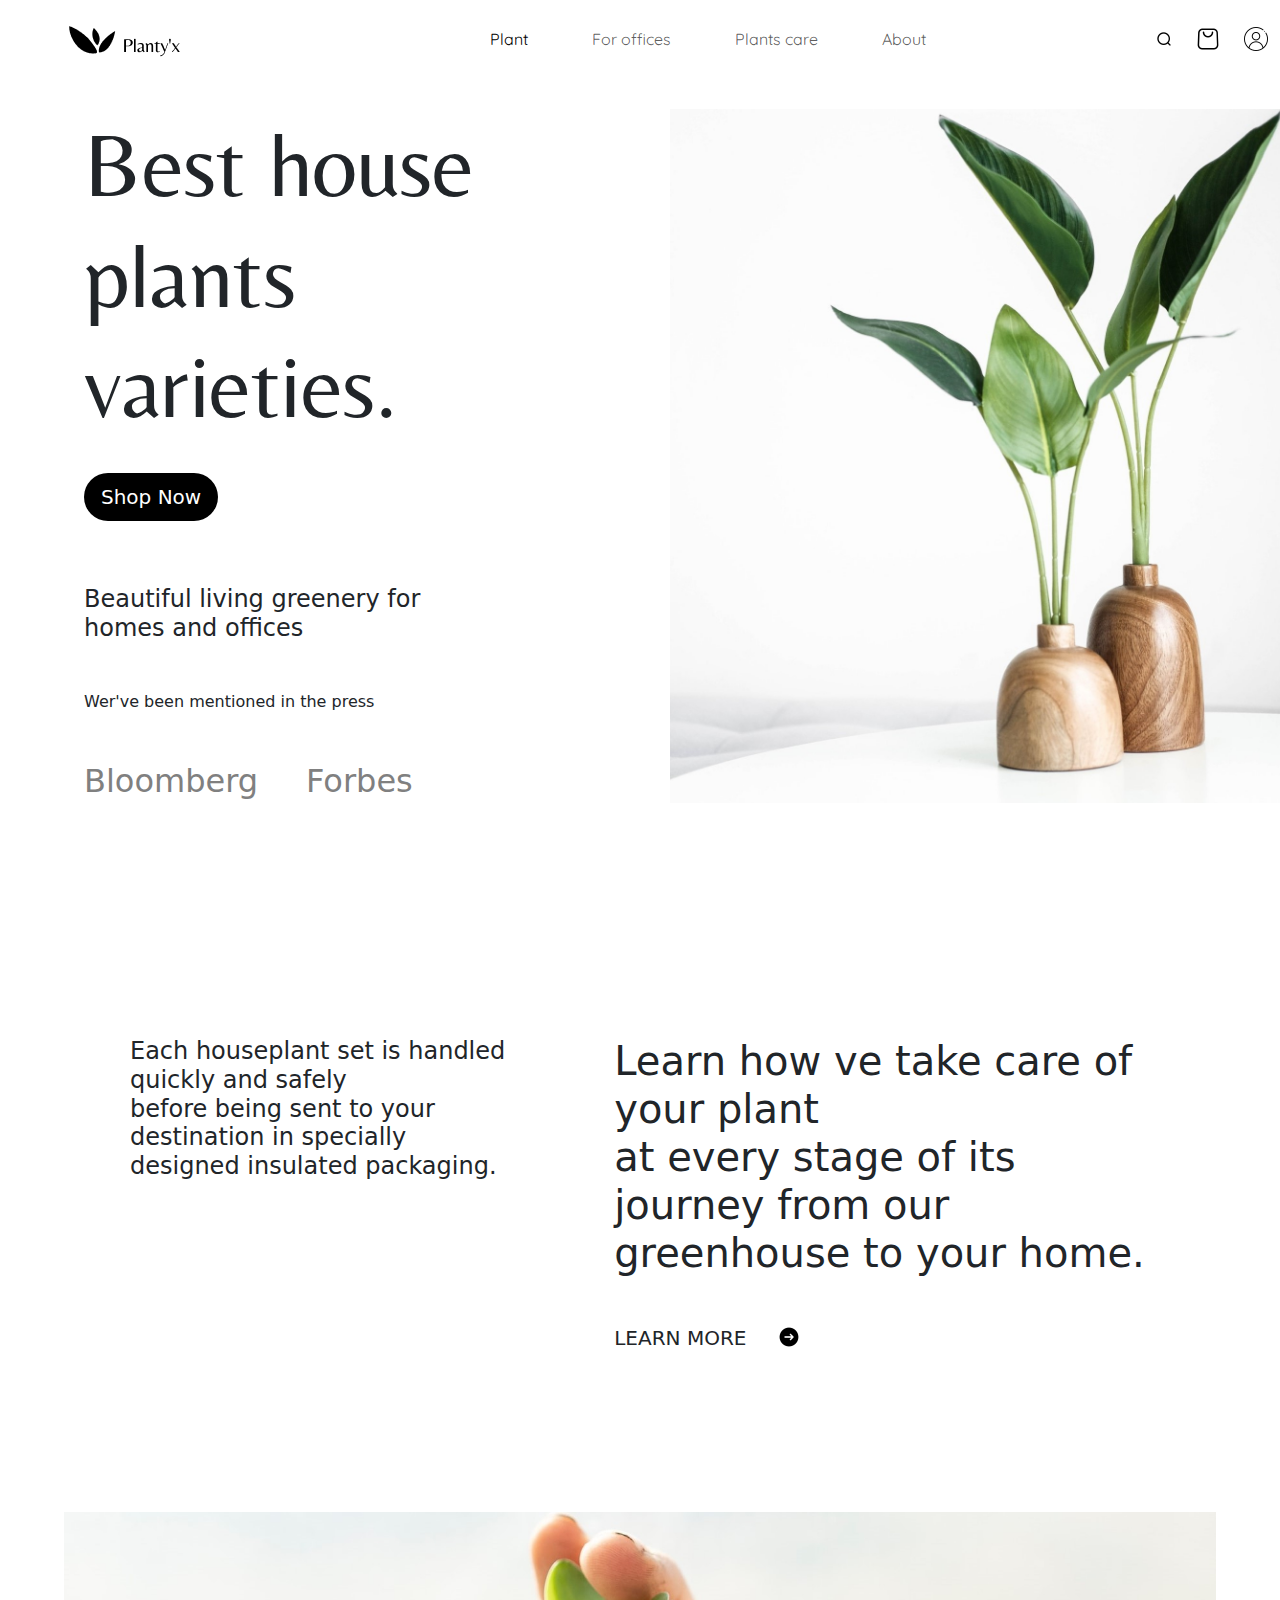
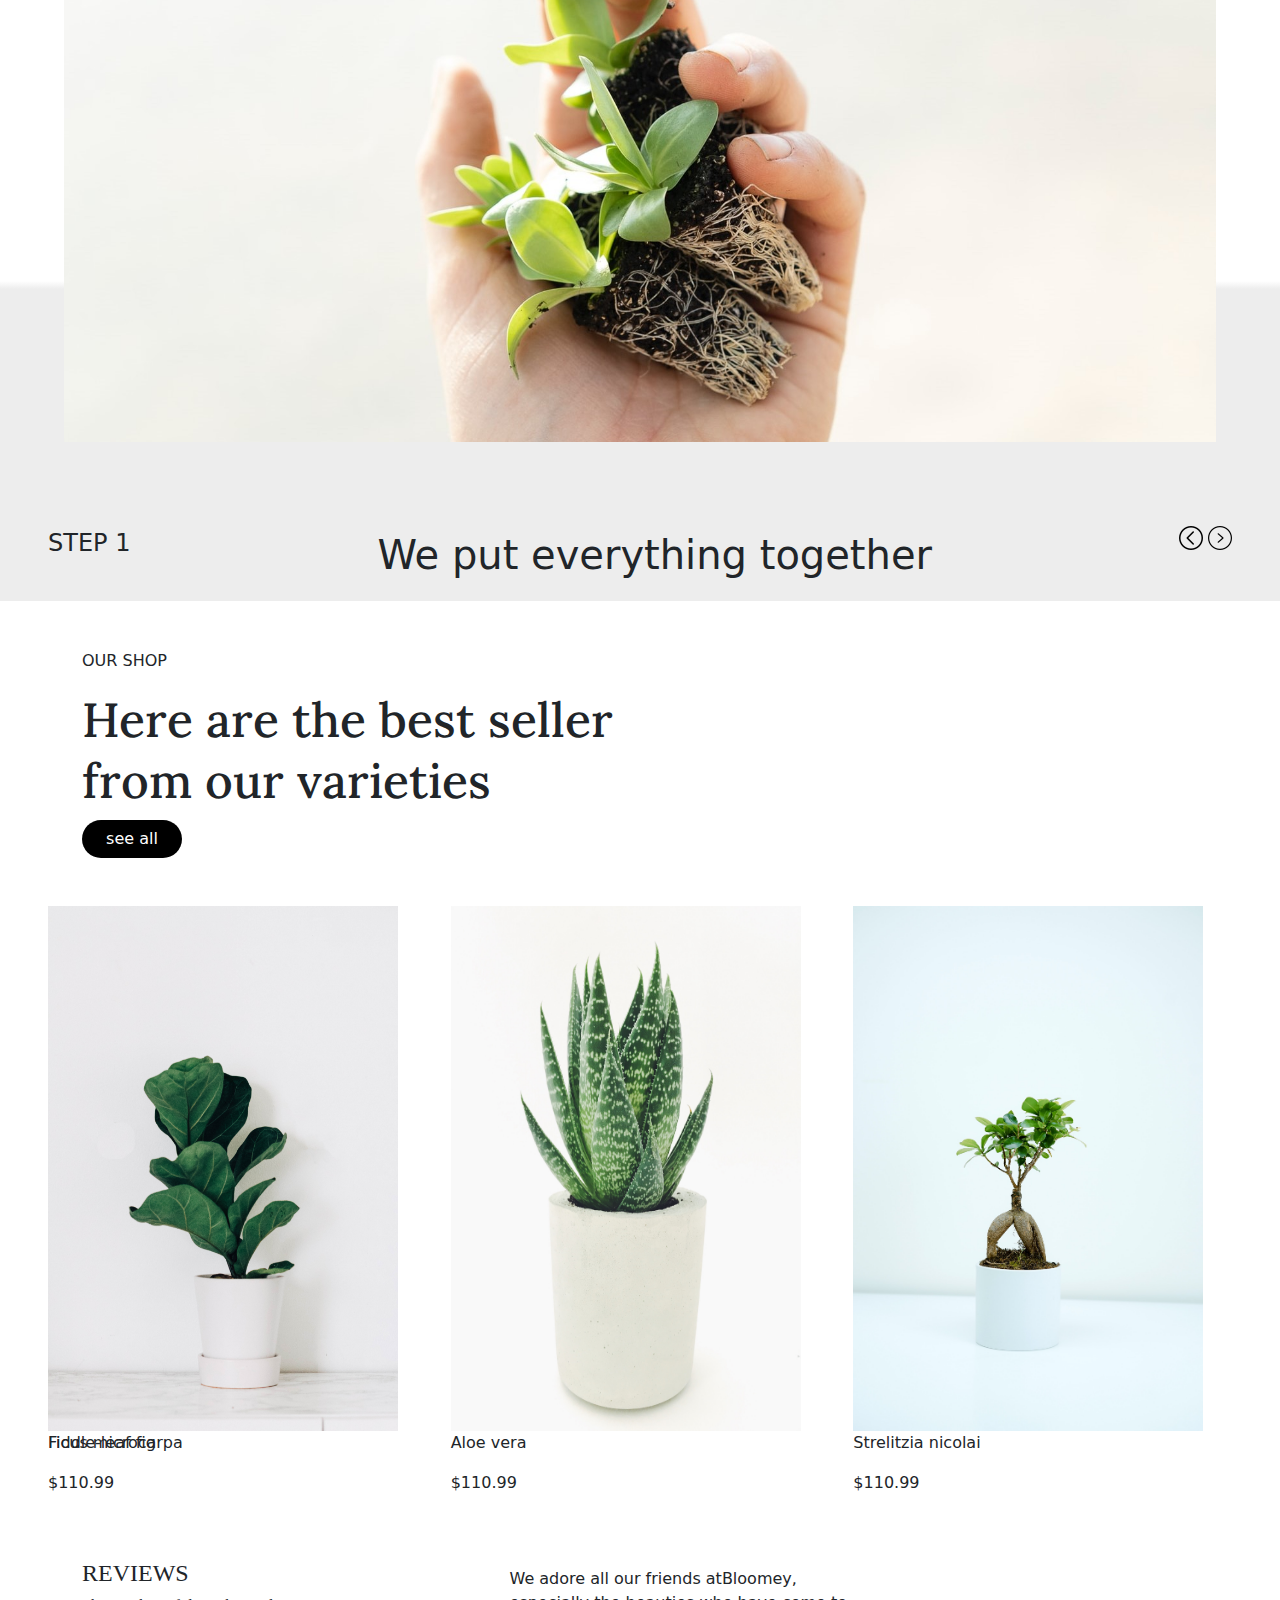
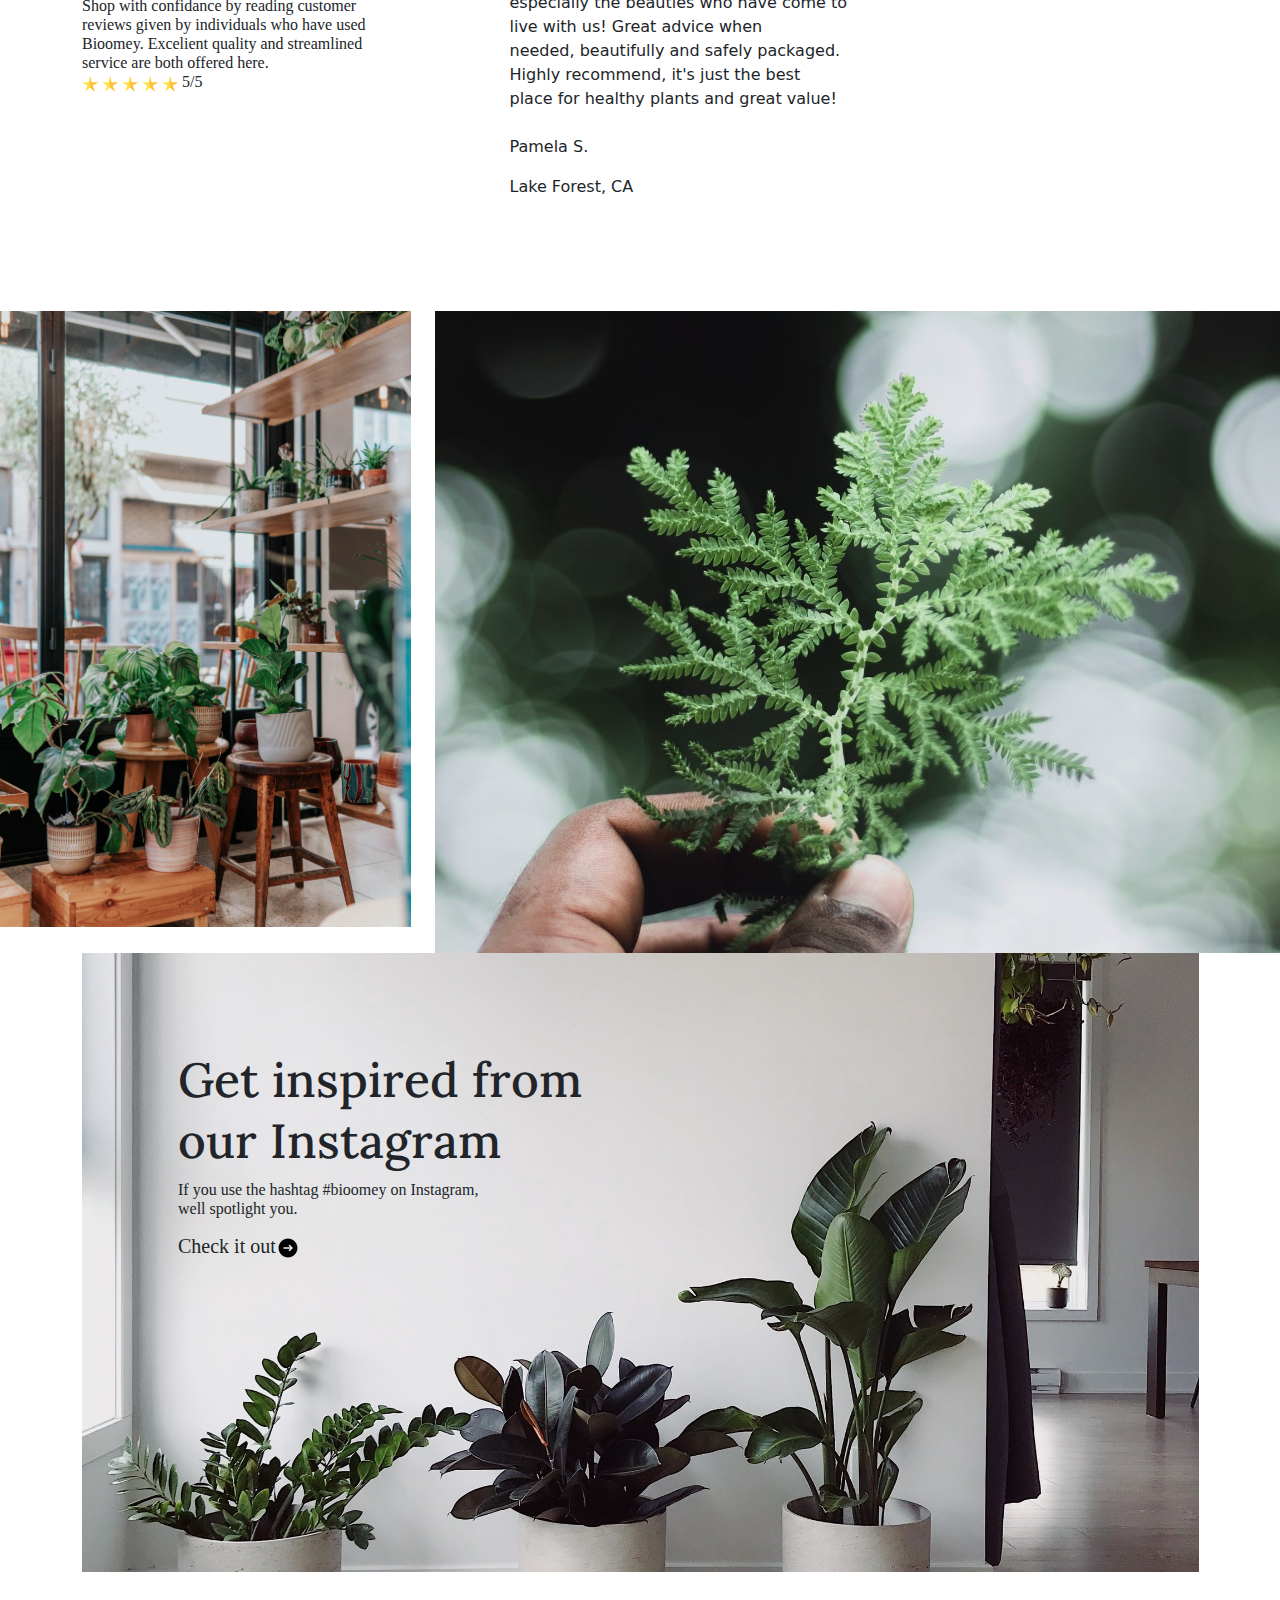
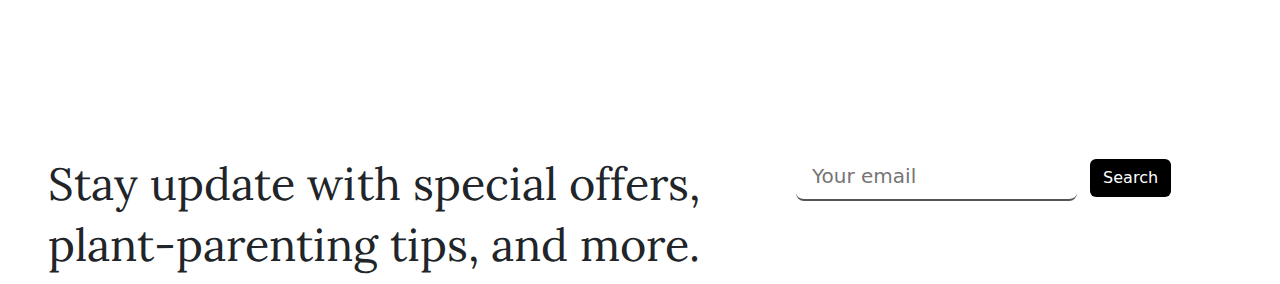
<file: index.html>
<!DOCTYPE html>
<html lang="en">
<head>
  <meta charset="UTF-8">
  <meta name="viewport" content="width=device-width, initial-scale=1.0">
  <link rel="stylesheet" href="style.css">
  <link rel="stylesheet" href="https://cdn.jsdelivr.net/npm/bootstrap@5.3.3/dist/css/bootstrap.min.css">
  <link rel="preconnect" href="https://fonts.googleapis.com">
  <link rel="preconnect" href="https://fonts.gstatic.com" crossorigin>
  <link href="https://fonts.googleapis.com/css2?family=Belleza&family=Lora:ital,wght@0,400..700;1,400..700&family=Quicksand:wght@300..700&display=swap" rel="stylesheet">
  <title>planty'x</title>
</head>
<body>

  <!-- Nav bar -->
  
  <nav class="navbar navbar-expand-lg mb-3 pb-4">
    <div class="container-fluid d-flex justify-space-between">

      <div>
      <a class="navbar-brand" href="#"><img class="w-10 mx-5" src="images/Screenshot 2024-05-18 201034.png"></a>
      </div>

      <!-- nav items -->

      <div class="collapse navbar-collapse justify-content-center d-none d-md-block" id="navbarNav">
        <ul class="navbar-nav gap-5">
          <li class="nav-item">
            <a class="nav-link active" aria-current="page" href="#">Plant</a>
          </li>
          <li class="nav-item">
            <a class="nav-link" href="#">For offices</a>
          </li>
          <li class="nav-item">
            <a class="nav-link" href="#">Plants care</a>
          </li>
          <li class="nav-item">
            <a class="nav-link" href="#">About</a>
          </li>
        </ul>
        </div>

        <div class="justify-content-center">
          <div class="row">
            <div class="col"><img src="images/search - Copy.png" alt=""></div>
            <div class="col"><img src="images/shopping-bag - Copy.png" alt=""></div>
            <div class="col"><img src="images/user - Copy.png" alt=""></div>
          </div>
        </div>

        <!-- toggler -->

      <button class="navbar-toggler" type="button" data-bs-toggle="collapse" data-bs-target="#navbarNav" aria-controls="navbarNav" aria-expanded="false" aria-label="Toggle navigation">
        <span class="navbar-toggler-icon"></span>
      </button>
        
    </div>
  </nav>

  <!-- showcase -->

  <div class="row position-relative" style="height: 55rem;">

    <!-- hero text-->

    <div class="col ps-5">
      <h1 class="belleza mx-5 fs-sm-1">
        Best house <br>
         plants varieties.
        </h1>

      <button
      class="btn bg-black text-white btn-lg rounded-pill mx-5 mt-4 mb-3"
      >Shop Now</button>

        <p class="aeonik mx-5 mt-5"
        style="font-size: 24px;
        font-weight: 500;
        line-height: 28.8px;
        text-align: left;">
          Beautiful living greenery for <br>
           homes and offices
        </p>

        <p class="mx-5 mt-5">
          Wer've been mentioned in the press
        </p>

        <div class="d-flex gap-5 mx-5 mt-5" style="color: #808080;">

            <h2 style="color: #808080;">
              Bloomberg
            </h2>
        
            <h2 class="lora">
              Forbes
            </h2>

      </div>
</div>

<!-- hero image -->

    <div class="col">
      <img class="img-fluid w-50 position-absolute top-0 right-0" src="images/strelizia - Copy.jpeg" alt="">
    </div>
  </div>



  <!-- main section -->
   
  <section class="main-section">
    <div class="container d-sm-flex pt-5 mb-5 gap-5">

      <div class="d-sm-flex">
        <div>
          <h5 style="
          font-size: 24px;
          font-weight: 250;
          line-height: 28.8px;
          text-align: left;
          " class="text-wrap ps-5 pb-4">Each houseplant set is handled quickly and safely <br>
             before being sent to your destination in specially <br>
              designed insulated packaging.</h5>
            </div>
        <div>
          <h3 class="lora mx-5 text-wrap fs-1">
          Learn how ve take care of your plant <br>
           at every stage of its journey from our <br>
            greenhouse to your home.
        </h3>

        <div class="ps-5 mt-5" 
        style="
        font-size: 20px;
        font-weight: 400;
        line-height: 24px;
        text-align: left;
        ">
          LEARN MORE <img class="ms-4 mb-1" src="images/arrow-right (1).png" alt="">
        </div>
      </div>
      </div>

    </div>
  </section>


<!-- main section -->
<section>
    <div class="position-relative d-flex align-items-center justify-content-center" style="height: 800px; width: 100%; /* Set the height of the div */
    background-image: linear-gradient(to bottom, white 0%, white 60%, #ededed 61%, #ededed 100%);">

    <!-- main image -->

    <img class="main-image mb-5  position-absolute z-3 mx-5" src="images/main-image.jpeg" alt="">

    <div class="w-100 d-flex justify-content-between mt-auto mb-3">
      <div class="ms-5 fs-4">STEP 1</div>
      <div class="fs-1">We put everything together</div>
      <div class="me-5 g-5"><img src="images/left-arrow.png" alt="">  <img src="images/arrow-right.png" alt=""></div>
    </div>
    </div>
  </section>

    
  <!-- slide section -->

  <section class="w-100 mt-5">
    <div class="container mb-4 pb-4">
    <p>OUR SHOP</p>
    <h3 style="font-family: Lora;
    font-size: 48px;
    font-weight: 500;
    line-height: 61.44px;
    text-align: left;
    ">Here are the best seller <br>
       from our varieties</h3>
       <button class="btn bg-black text-white rounded-pill"
       style="width: 100px;">see all</button>
      </div>

      <!-- slide image -->

      <div class="row px-5 position-relative">

        <div class="col">
          <img class="slide-imgage" src="images/fiddle.jpeg" alt="">
        <p>Fiddle-leaf fig</p> 
        <p>$110.99</p>
        </div>

        <div class="col">
          <img class="slide-imgage2" src="images/aloevera.jpeg" alt="">
        <p>Aloe vera</p> 
        <p>$110.99</p>
      </div>

        <div class="col">
          <img class="slide-imgage" src="images/ficus.jpeg" alt="">
        <p>Strelitzia nicolai</p> 
        <p>$110.99</p>
       </div>

        <div class="col position-absolute top-0">
          <img class="slide-imgage" src="images/fiddle.jpeg" alt="">
        <p>Ficus microcarpa</p>
      </div>

      </div>
  </section>


  <section class="mt-5">
    <div class="container d-flex gap-5">
      <div class="me-5" style="font-family: Aeonik;
      font-size: 16px;
      font-weight: 250;
      line-height: 19.2px;
      text-align: left;
      ">
         <h1 class="fs-4">REVIEWS</h1>
        Shop with confidance by reading customer <br>
         reviews given by individuals who have used <br>
          Bioomey. Excelient quality and streamlined <br>
          service are both offered here. <br>
          <img src="images/star.png" alt="">
          <img src="images/star.png" alt="">
          <img src="images/star.png" alt="">
          <img src="images/star.png" alt="">
          <img src="images/star.png" alt="">
          5/5
      </div>
      <div class="ps-4 ms-4"><h3 style="font-family: Lora;
      font-size: 36px;
      font-weight: 500;
      line-height: 46.08px;
      text-align: left;"></h3>
        We adore all our friends atBloomey, <br>
         especially the beauties who have come to <br>
          live with us! Great advice when <br>
           needed, beautifully and safely packaged. <br>
            Highly recommend, it's just the best <br>
             place for healthy plants and great value!

             <br>
             <br>
             <div> <p>Pamela S.</p>
              <p>Lake Forest, CA</p></div>
            
      </div>
      
    </div>
  </section>

  <section class="pt-5 mt-5">
    <div class="row">
      <div class="col-4"><img class="img-fluid" src="images/image-one.jpeg" alt=""></div>
      <div class="col-8"><img class="img-fluid " src="images/image-two.jpeg" alt=""></div>
    </div>
  </section>

  <section >
    <div class="container position-relative" 
    style="height: 800px;">
      <div class="position-absolute z-3 m-5 p-5">
        <h1 style="font-family: Lora;
        font-size: 48px;
        font-weight: 500;
        line-height: 61.44px;
        text-align: left;
        ">Get inspired from <br>
         our Instagram</h1>
        <p style="font-family: Aeonik;
        font-size: 16px;
        font-weight: 250;
        line-height: 19.2px;
        text-align: left;
        ">If you use the hashtag #bioomey on Instagram,<br>
           well spotlight you.</p>
      <h6 style="font-family: Aeonik;
      font-size: 20px;
      font-weight: 500;
      line-height: 24px;
      text-align: left;
      ">Check it out<img src="images/arrow-right (1) - Copy.png" alt=""></h6></div>
      
      <img class="position-absolute z-2" style="object-fit:cover; width: 98%;" src="images/footer-img.jpeg" alt="">
    </div>

    <div class="d-flex justify-space-between">
      
      

          <div class="d-flex justify-space-between">
            
            <div class="">
              <div class=""><h1 style="font-family: Lora;
                font-size: 45px;
                font-weight: 400;
                line-height: 61.44px;
                text-align: left;
                "
                class="ms-5">Stay update with special offers, <br>
                  plant-parenting tips, and more.</h1></div>
            </div>
            <div class="ms-5 ps-5"><input class="form-control-lg me-2  border-black border-bottom-5 border-top-0 border-end-0 border-start-0" type="search" placeholder="Your email" aria-label="Search">
              <button class="btn bg-black text-white" type="submit">Search</button></div>
          </div>
    
    
  </section>
   
    <footer>
      <!-- <div class="d-flex justify-space-between">
        <div class=""><img src="images/Screenshot 2024-05-18 201034.png" alt=""></div>
        <div class="d-flex">
          <div>Plant</div>
          <div>For offices</div>
          <div>Plants care</div>
          <div>About</div>
          </div>
        <div class="">kjlkk</div>
      </div> -->

      <div class="row">
        <div class="col"></div>
        <div class="col"></div>
        <div class="col"></div>
        <div class="col"></div>
      </div>
    </footer>


  <script src="https://cdn.jsdelivr.net/npm/bootstrap@5.3.3/dist/js/bootstrap.bundle.min.js"></script>
</body>
</html>
</file>
<file: style.css>
nav{
  height: 93px;
}
ul{
  font-family: "Quicksand", sans-serif;
  font-optical-sizing: auto;
}

.navbar-brand{
  width: 123px;
height: 35.78px;
top: 28.29px;
left: 50px;
}

/* font family */

.belleza{
  font-family: "Belleza", sans-serif;
  font-weight: 400;
  font-size: 90px;
  /* not working */

  size: 606px !important;
  font-style: normal;
  line-height: 110.59px;
  letter-spacing: -0.5px;
}




.main-image{
  width: 90%;

}

.white{
  width: 100%;
  height: 50%;
  background-color: white;
}
.brown{
  width: 100%;
  height: 50%;
  background-color: black;
}
.main-section{
  height: fit-content;
}
.ededed{
  width: 100% !important;
  height: 40% !important;
  background-color: aqua !important;
}
.color{
  width: 100%;
  height: 40%;
  background-color: black;
  position: absolute;
  bottom: 0;
  background-color: #ededed;
}
.slide-imgage{
  width: 350px;
}
.slide-imgage2{
  width: 350px;
  height: 525px;
}
</file>
